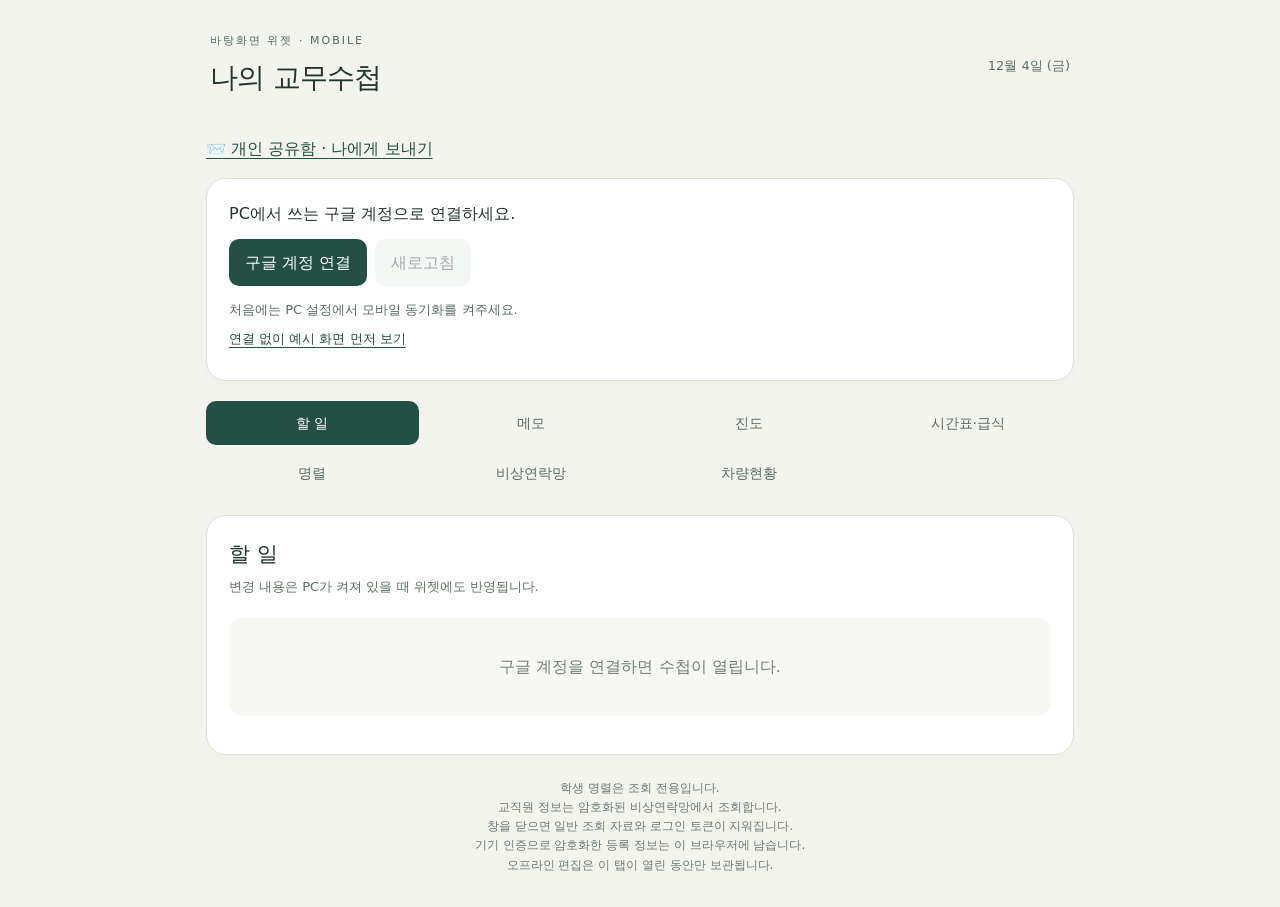
<file: index.html>
<!doctype html>
<html lang="ko">
<head>
  <meta charset="utf-8">
  <meta name="viewport" content="width=device-width,initial-scale=1,viewport-fit=cover">
  <meta name="referrer" content="no-referrer">
  <meta http-equiv="Content-Security-Policy" content="default-src 'self'; script-src 'self' https://accounts.google.com/gsi/client; style-src 'self' https://accounts.google.com; frame-src https://accounts.google.com; connect-src 'self' https://www.googleapis.com https://openidconnect.googleapis.com https://accounts.google.com; img-src 'self' data:; object-src 'none'; base-uri 'none'; form-action 'none'">
  <meta name="theme-color" content="#244f45">
  <title>나의 교무수첩 · 바탕화면 위젯</title>
  <link rel="stylesheet" href="app.css">
  <script src="config.js" defer></script>
  <script src="native-bridge.js" defer></script>
  <script src="sync-core.js" defer></script>
  <script src="drive.js" defer></script>
  <script src="vault-crypto.js" defer></script>
  <script src="vault-device.js" defer></script>
  <script src="private-ui.js" defer></script>
  <script src="https://accounts.google.com/gsi/client" async defer></script>
  <script src="app.js" defer></script>
</head>
<body>
  <header><div><p class="eyebrow">바탕화면 위젯 · MOBILE</p><h1>나의 교무수첩</h1></div><span id="today"></span></header>
  <main>
    <p><a href="sharebox.html">📨 개인 공유함 · 나에게 보내기</a></p>
    <section class="account card">
      <p id="account">PC에서 쓰는 구글 계정으로 연결하세요.</p>
      <div class="actions"><button id="login">구글 계정 연결</button><button id="sync" class="secondary" disabled>새로고침</button><button id="logout" class="quiet" hidden>로그아웃</button></div>
      <p id="status" role="status" aria-live="polite">처음에는 PC 설정에서 모바일 동기화를 켜주세요.</p>
      <p id="conflict" role="alert" hidden></p>
      <a id="demo-link" href="?demo=1">연결 없이 예시 화면 먼저 보기</a>
    </section>
    <section id="update-panel" class="card update-card" hidden>
      <div class="section-head"><h2>앱 업데이트</h2><span id="app-version"></span></div>
      <p id="update-status" role="status" aria-live="polite">버전을 확인하는 중…</p>
      <div class="actions"><button id="install-update" hidden>업데이트 설치</button><button id="check-update" class="secondary">업데이트 확인</button></div>
      <small>GitHub 공식 릴리스에서 같은 서명으로 확인된 APK만 설치합니다.</small>
    </section>
    <nav aria-label="수첩 메뉴" id="tabs">
      <button data-tab="todos" aria-pressed="true">할 일</button><button data-tab="memos" aria-pressed="false">메모</button><button data-tab="progress" aria-pressed="false">진도</button><button data-tab="school" aria-pressed="false">시간표·급식</button><button data-tab="roster" aria-pressed="false">명렬</button>
      <button data-tab="contacts" aria-pressed="false">비상연락망</button><button data-tab="vehicles" aria-pressed="false">차량현황</button>
    </nav>
    <section class="card workspace"><div class="section-head"><h2 id="heading">할 일</h2><span id="count"></span></div>
      <p id="hint">연결하면 PC의 자료를 볼 수 있어요.</p>
      <label id="search-label" hidden>이름·반·부서 검색<input id="search" type="search" placeholder="검색어를 입력하세요"></label>
      <div id="content"></div>
      <form id="editor" hidden>
        <h3 id="editor-title">새 항목</h3><div id="fields"></div>
        <div class="actions"><button type="submit">저장</button><button type="button" id="cancel" class="quiet">입력 취소</button></div>
      </form>
    </section>
    <section id="private-panel" class="card" hidden></section>
    <footer>학생 명렬은 조회 전용입니다.<br>교직원 정보는 암호화된 비상연락망에서 조회합니다.<br>창을 닫으면 일반 조회 자료와 로그인 토큰이 지워집니다.<br>기기 인증으로 암호화한 등록 정보는 이 브라우저에 남습니다.<br>오프라인 편집은 이 탭이 열린 동안만 보관됩니다.</footer>
  </main>
</body>
</html>
</file>
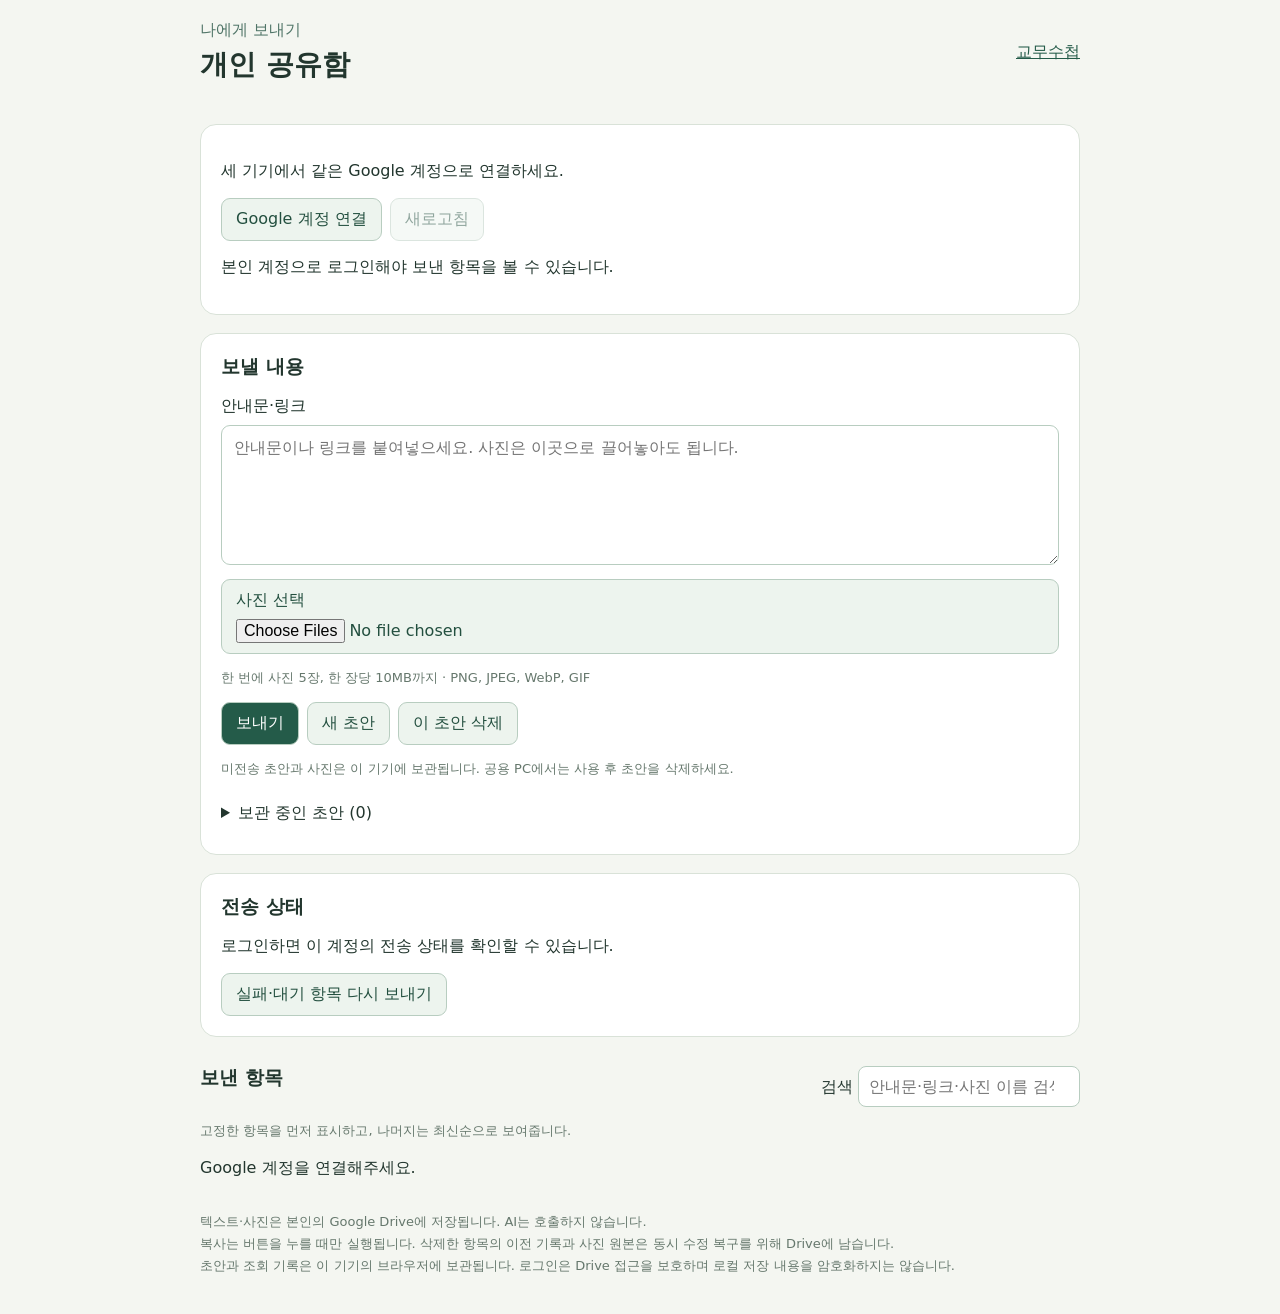
<file: sharebox.html>
<!doctype html>
<html lang="ko"><head>
<meta charset="utf-8"><meta name="viewport" content="width=device-width,initial-scale=1,viewport-fit=cover">
<meta name="referrer" content="no-referrer">
<meta http-equiv="Content-Security-Policy" content="default-src 'self'; script-src 'self' https://accounts.google.com/gsi/client; style-src 'self' https://accounts.google.com; frame-src https://accounts.google.com; connect-src 'self' https://www.googleapis.com https://accounts.google.com; img-src 'self' blob: data:; object-src 'none'; base-uri 'none'; form-action 'none'">
<meta name="theme-color" content="#244f45"><title>개인 공유함 · 나에게 보내기</title>
<link rel="stylesheet" href="sharebox.css">
<script src="config.js" defer></script><script src="native-bridge.js" defer></script>
<script src="share-core.js" defer></script><script src="share-store.js" defer></script><script src="share-drive.js" defer></script><script src="share-engine.js" defer></script>
<script src="https://accounts.google.com/gsi/client" async defer></script><script src="sharebox.js" defer></script>
</head><body>
<header><div><p class="eyebrow">나에게 보내기</p><h1>개인 공유함</h1></div><a href="index.html">교무수첩</a></header>
<main>
<section class="panel account"><p id="account">세 기기에서 같은 Google 계정으로 연결하세요.</p>
<div class="actions"><button id="login">Google 계정 연결</button><button id="refresh" disabled>새로고침</button><button id="logout" hidden>로그아웃</button></div>
<p id="status" role="status" aria-live="polite">본인 계정으로 로그인해야 보낸 항목을 볼 수 있습니다.</p></section>
<section class="panel composer" id="dropzone"><h2 id="editor-title">보낼 내용</h2>
<label for="text">안내문·링크</label><textarea id="text" maxlength="100000" rows="6" placeholder="안내문이나 링크를 붙여넣으세요. 사진은 이곳으로 끌어놓아도 됩니다."></textarea>
<label class="file-label">사진 선택 <input id="photos" type="file" accept="image/png,image/jpeg,image/webp,image/gif" multiple></label>
<p class="hint">한 번에 사진 5장, 한 장당 10MB까지 · PNG, JPEG, WebP, GIF</p><div id="attachments"></div>
<div class="actions"><button id="send" class="primary">보내기</button><button id="new">새 초안</button><button id="discard">이 초안 삭제</button></div>
<p id="draft-status" role="status">미전송 초안과 사진은 이 기기에 보관됩니다. 공용 PC에서는 사용 후 초안을 삭제하세요.</p>
<details><summary>보관 중인 초안 <span id="draft-count"></span></summary><div id="drafts"></div></details></section>
<section class="panel"><h2>전송 상태</h2><div id="outbox"></div><button id="retry">실패·대기 항목 다시 보내기</button></section>
<section><div class="list-head"><h2>보낸 항목</h2><label>검색 <input id="search" type="search" placeholder="안내문·링크·사진 이름 검색"></label></div>
<p class="hint">고정한 항목을 먼저 표시하고, 나머지는 최신순으로 보여줍니다.</p><div id="cards"></div></section>
<footer>텍스트·사진은 본인의 Google Drive에 저장됩니다. AI는 호출하지 않습니다.<br>복사는 버튼을 누를 때만 실행됩니다. 삭제한 항목의 이전 기록과 사진 원본은 동시 수정 복구를 위해 Drive에 남습니다.<br>초안과 조회 기록은 이 기기의 브라우저에 보관됩니다. 로그인은 Drive 접근을 보호하며 로컬 저장 내용을 암호화하지는 않습니다.</footer>
</main><dialog id="preview"><button id="close-preview">닫기</button><img id="preview-image" alt="사진 미리보기"></dialog>
</body></html>
</file>
<file: app.css>
:root{font-family:system-ui,-apple-system,"Malgun Gothic",sans-serif;color:#24342e;background:#f3f4ee;font-synthesis:none;line-height:1.6}*{box-sizing:border-box}body{margin:0}header{max-width:900px;margin:auto;padding:32px 20px 20px;display:flex;justify-content:space-between;align-items:center;gap:12px}h1{font-size:28px;margin:0;letter-spacing:-1px}.eyebrow{font-size:11px;letter-spacing:2px;color:#526b5d;margin:0 0 6px}#today{font-size:13px;white-space:nowrap;color:#607164}main{max-width:900px;margin:auto;padding:0 16px 32px}.card{background:#fff;border:1px solid #dce3d8;border-radius:20px;padding:22px;margin-bottom:18px;box-shadow:0 4px 18px #27392c05}.account p{margin:0 0 12px}.actions{display:flex;flex-wrap:wrap;gap:8px}button,input,textarea,select{font:inherit}button{border:0;border-radius:10px;padding:11px 16px;min-height:44px;background:#244f45;color:white;cursor:pointer}button:disabled{opacity:.45;cursor:default}button.secondary{background:#e8f0e9;color:#244f45}button.quiet{background:#f1f3ef;color:#53645a}button.danger{background:#fff2ef;color:#9e4030}button:focus-visible,input:focus-visible,textarea:focus-visible,select:focus-visible{outline:3px solid #c39336;outline-offset:3px}#status{font-size:13px;color:#5b6c61;margin:14px 0 0;white-space:pre-wrap}#conflict{padding:12px;background:#fff2d5;color:#755010;border-radius:10px}nav{display:grid;grid-template-columns:repeat(6,1fr);gap:6px;margin:20px 0}nav button{padding:10px 3px;background:transparent;color:#5c6c61;font-size:14px}nav button[aria-pressed=true]{background:#244f45;color:#fff}.section-head{display:flex;align-items:center;justify-content:space-between;gap:12px}h2{margin:0;font-size:21px}#count,#hint{font-size:13px;color:#607164}#hint{margin:6px 0 20px}label{display:block;font-size:14px;margin-bottom:12px}input,textarea,select{display:block;width:100%;margin-top:6px;border:1px solid #cbd6cc;border-radius:9px;padding:12px;color:#24342e;background:#fff;min-width:0}textarea{min-height:120px;resize:vertical}input[type=checkbox]{width:22px;min-height:22px;flex-shrink:0;margin:3px 0;accent-color:#244f45}.item{padding:16px 0;border-top:1px solid #edf0e9;overflow-wrap:anywhere}.item-head{display:flex;gap:12px;align-items:flex-start}.item-text{flex:1;white-space:pre-wrap;min-width:0}.item small{display:block;color:#657669}.item .actions{margin-top:12px}.item .actions button{padding:8px 14px;font-size:13px}.done{text-decoration:line-through;color:#859186}form{margin-top:24px;padding-top:12px;border-top:1px solid #dce3d8}.empty{padding:36px 12px;text-align:center;color:#738176;background:#f7f8f4;border-radius:12px}footer{font-size:12px;color:#6c7b70;text-align:center;margin-top:24px}.table-wrap{overflow:auto}table{width:100%;border-collapse:collapse;font-size:13px;min-width:470px}td,th{padding:12px 8px;border-bottom:1px solid #e4e9e0;text-align:left;white-space:pre-line}th{background:#f3f6ef}#search-label{margin-top:16px}[hidden]{display:none!important}@media(max-width:480px){header{padding:24px 18px 16px}h1{font-size:24px}#today{font-size:11px}.card{padding:18px}nav{grid-template-columns:repeat(3,1fr);gap:5px}nav button{background:#e7ece3}.actions button{flex-grow:1}.workspace{min-height:300px}}@media(prefers-reduced-motion:no-preference){button{transition:background .15s}}
:root a{color:#244f45;text-underline-offset:4px}#demo-link{display:inline-block;padding:8px 0;font-size:13px}.demo-banner{padding:12px;background:#fff2d5;border-radius:10px}
nav{grid-template-columns:repeat(4,1fr)}#private-panel h2{margin-bottom:12px}#private-panel details{margin-top:20px}#private-panel summary{cursor:pointer;min-height:44px;padding-top:10px}#private-panel small{display:block;color:#647367}#private-panel article div{margin:10px 0;overflow-wrap:anywhere}#private-panel>button{margin-bottom:10px}
.update-card{border-color:#b9d3c1}.update-card p{margin:8px 0 14px}.update-card small{display:block;margin-top:12px;color:#647367}.update-card.available{border-color:#c39336;background:#fffaf0}
</file>
<file: sharebox.css>
:root{font-family:system-ui,'Malgun Gothic',sans-serif;color:#22362e;background:#f4f6f1;color-scheme:light}*{box-sizing:border-box}body{margin:0}header,main{max-width:920px;margin:auto;padding:20px}header{display:flex;align-items:center;justify-content:space-between;gap:16px}h1{margin:0;font-size:28px}.eyebrow{color:#507568;margin:0 0 5px}h2{font-size:19px;margin:0 0 16px}a{color:#245b49;overflow-wrap:anywhere}.panel,.card{background:white;border:1px solid #d9e2d8;border-radius:16px;padding:20px;margin-bottom:18px}.actions{display:flex;gap:8px;flex-wrap:wrap}button,.file-label{padding:10px 14px;border:1px solid #b8cdc0;background:#edf4ee;color:#234f3f;border-radius:9px;cursor:pointer;font:inherit}button:hover{background:#dcebdd}button:disabled{opacity:.5;cursor:wait}.primary{background:#245b49;color:white}.primary:hover{background:#194535}textarea,input{font:inherit;max-width:100%}textarea{display:block;width:100%;padding:12px;border:1px solid #b8cdc0;border-radius:9px;margin:8px 0 14px;resize:vertical}input[type=search]{padding:10px;border:1px solid #b8cdc0;border-radius:8px}input[type=file]{display:block;margin-top:8px;width:100%}.file-label{display:block}.hint,#draft-status,footer{font-size:13px;color:#66786d;line-height:1.7}footer{padding:16px 0}.list-head{display:flex;justify-content:space-between;gap:12px;align-items:center;margin-top:28px;flex-wrap:wrap}.card-text{white-space:pre-wrap;overflow-wrap:anywhere;line-height:1.65}.meta{color:#63776a;font-size:13px}.badge{display:inline-block;background:#fff0cf;color:#765209;padding:4px 8px;border-radius:6px}.card .actions{margin-top:16px}.photo-grid{display:flex;flex-wrap:wrap;gap:10px;margin:12px 0}.photo{border:1px solid #dce5da;border-radius:10px;padding:8px;max-width:100%}.photo img{display:block;width:150px;height:110px;object-fit:cover;border-radius:6px}.photo button{font-size:13px;margin:4px 4px 0 0}.photo-name{font-size:12px;max-width:180px;overflow-wrap:anywhere}.draft-row,.queue-row{padding:12px 0;border-bottom:1px solid #e3e9e0;overflow-wrap:anywhere}.draft-row button{margin:5px}.dragging{outline:3px dashed #387154}dialog{max-width:95vw;border:0;border-radius:14px;padding:16px}dialog::backdrop{background:#0009}dialog img{display:block;max-width:85vw;max-height:80vh;margin-top:12px}#status{overflow-wrap:anywhere}summary{cursor:pointer;padding:10px 0}@media(max-width:540px){header,main{padding:12px}.panel,.card{padding:15px}h1{font-size:24px}.list-head label{width:100%}.list-head input{width:100%}.actions button{flex-grow:1}}

[hidden]{display:none!important}
</file>
